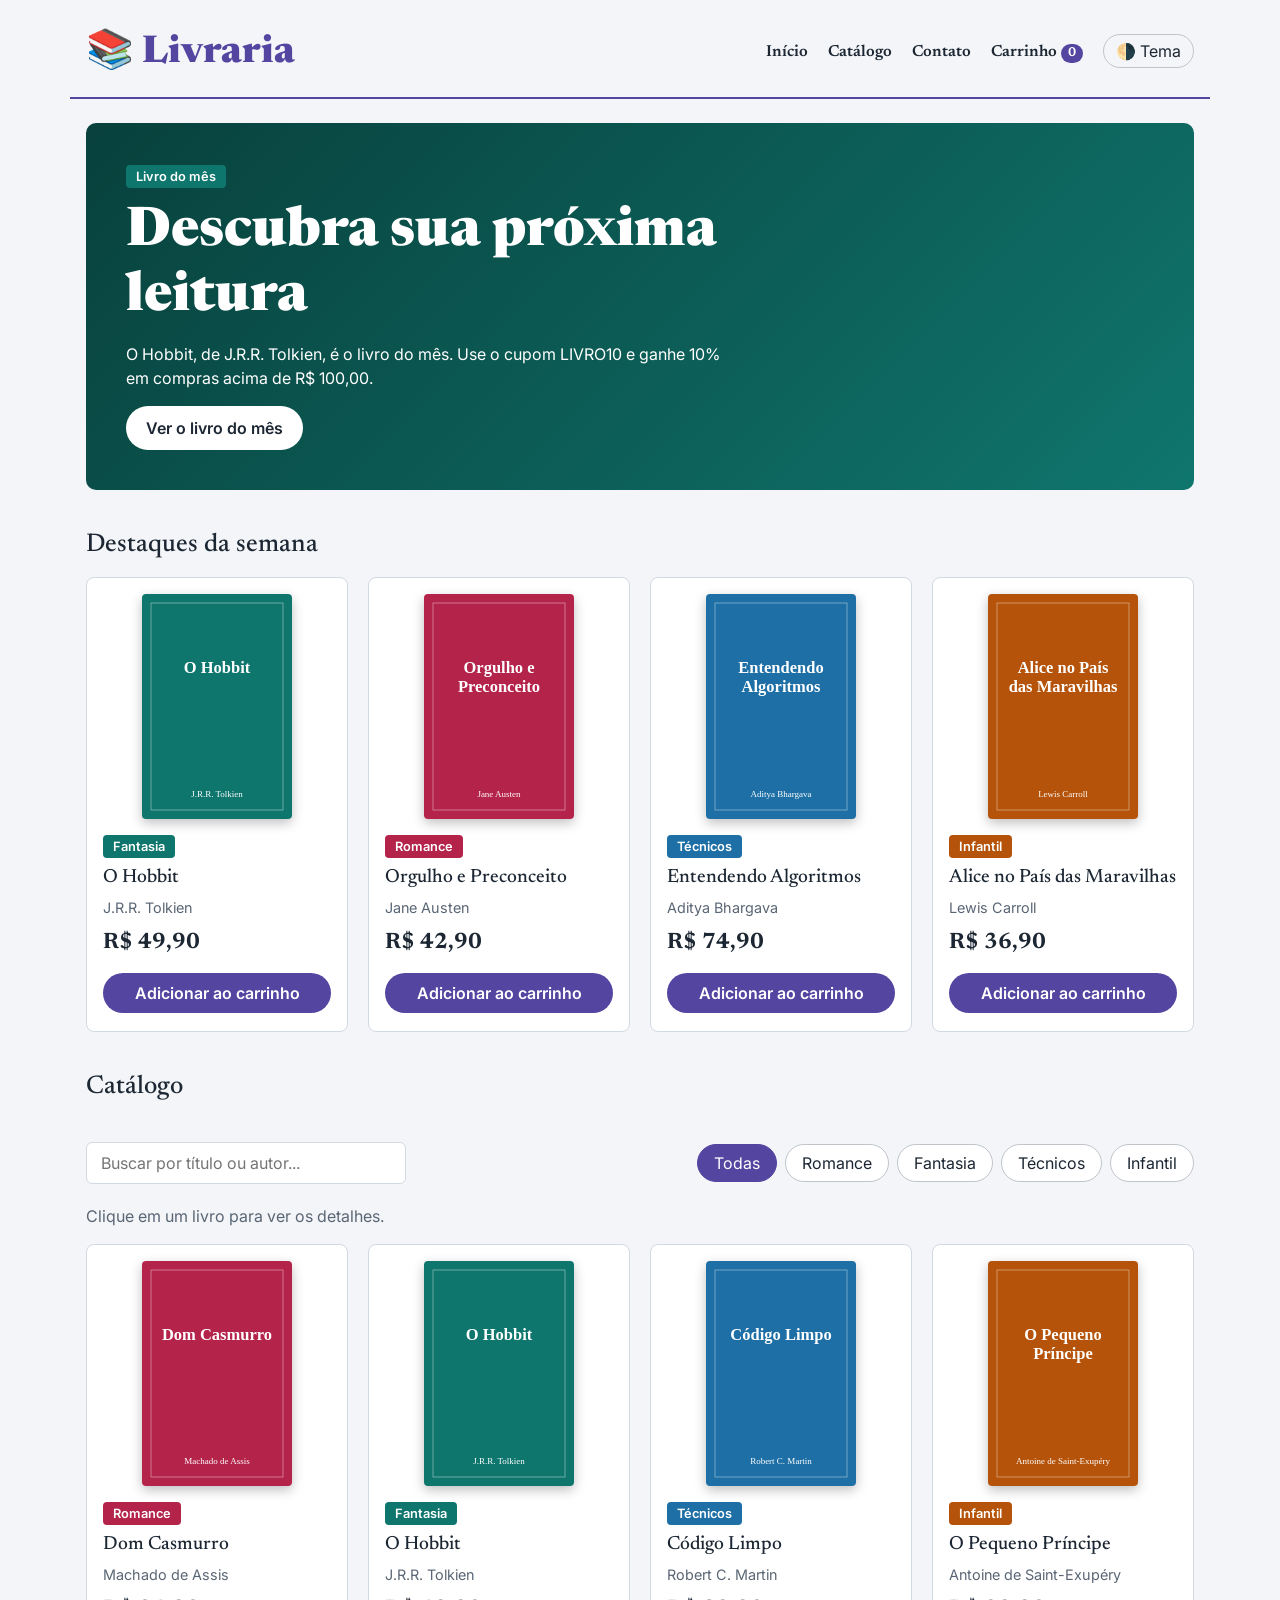
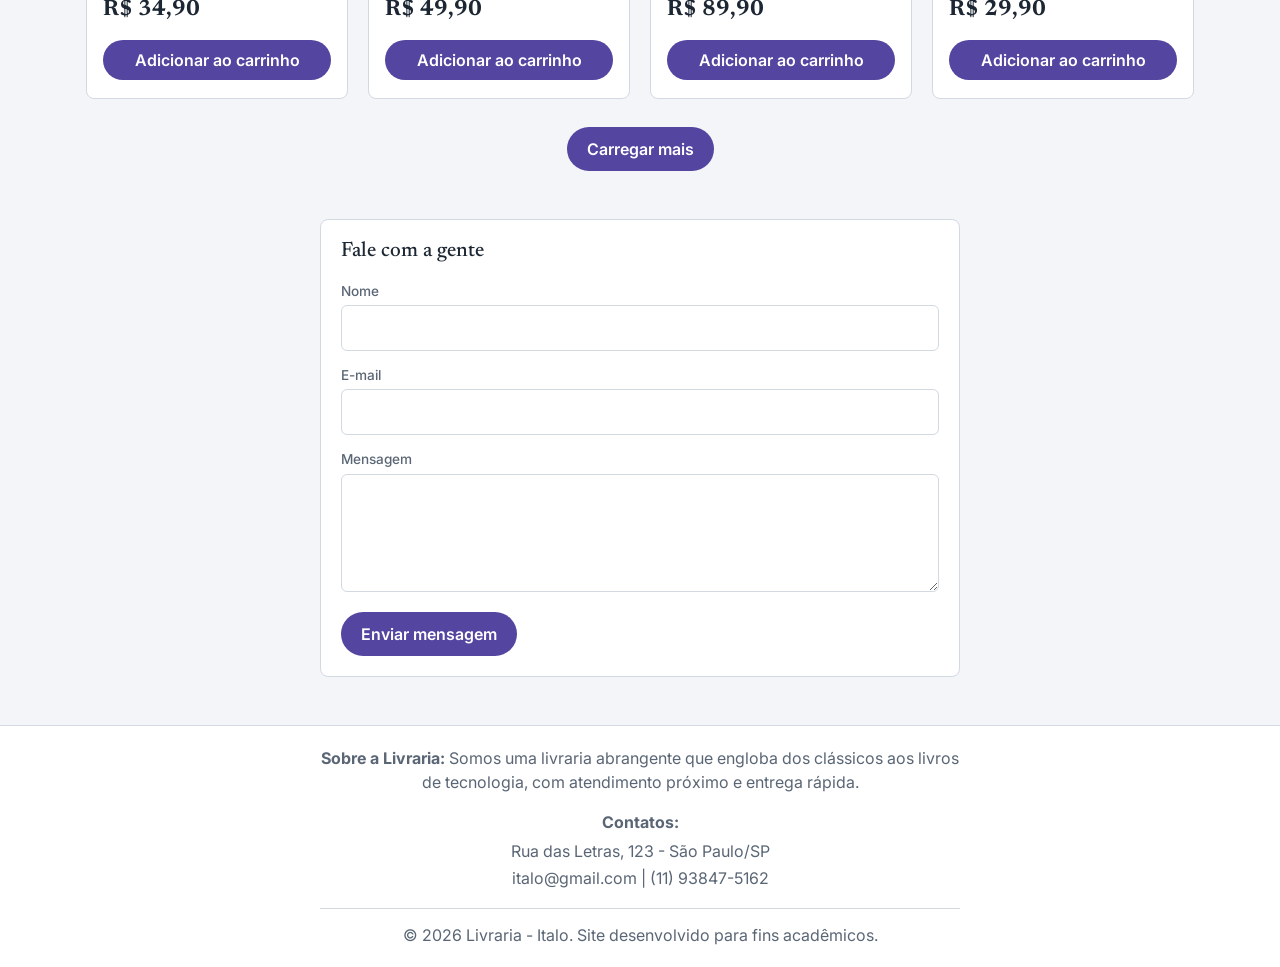
<file: html/index.html>
<!DOCTYPE html>
<html lang="pt-BR">

<head>
    <meta charset="UTF-8">
    <meta name="viewport" content="width=device-width, initial-scale=1">
    <title>Inicial - Livraria</title>
    <link href="../css/style.css" rel="stylesheet">
    <link rel="preconnect" href="https://fonts.googleapis.com">
    <link rel="preconnect" href="https://fonts.gstatic.com" crossorigin>
    <link href="https://fonts.googleapis.com/css2?family=Inter:wght@400;500;600&family=Newsreader:ital,opsz,wght@0,6..72,400..800;1,6..72,400..800&display=swap" rel="stylesheet">
</head>

<body>
    <header class="masthead">
        <div class="logo"><a href="index.html">📚 Livraria</a></div>
        <button type="button" id="botaoMenu" class="botao-menu" aria-expanded="false" aria-controls="menuPrincipal" aria-label="Abrir menu">☰</button>
        <nav id="menuPrincipal" aria-label="Principal">
            <ul>
                <li><a href="index.html">Início</a></li>
                <li><a href="index.html#catalogo">Catálogo</a></li>
                <li><a href="index.html#contato">Contato</a></li>
                <li><a href="carrinho.html">Carrinho <span class="contador" id="contadorCarrinho">0</span></a></li>
                <li><button type="button" id="botaoTema" class="botao-tema">🌗 Tema</button></li>
            </ul>
        </nav>
    </header>

    <main>
        <section id="hero" class="cat-fantasia" aria-labelledby="tituloHero">
            <div class="hero-conteudo">
                <span class="tag">Livro do mês</span>
                <h1 id="tituloHero">Descubra sua próxima leitura</h1>
                <p>O Hobbit, de J.R.R. Tolkien, é o livro do mês. Use o cupom LIVRO10 e ganhe 10% em compras acima de R$ 100,00.</p>
                <button type="button" id="botaoDestaque" class="botao-principal">Ver o livro do mês</button>
            </div>
        </section>

        <section aria-labelledby="tituloVitrine">
            <h2 id="tituloVitrine" class="secao-titulo">Destaques da semana</h2>
            <div id="vitrine"></div>
        </section>

        <section id="catalogo" aria-labelledby="tituloCatalogo">
            <h2 id="tituloCatalogo" class="secao-titulo">Catálogo</h2>
            <div id="catalogo-header">
                <label for="busca-nome" class="visually-hidden">Buscar por título ou autor</label>
                <input type="search" id="busca-nome" placeholder="Buscar por título ou autor...">
                <div class="filtros" role="group" aria-label="Filtrar por categoria">
                    <button type="button" class="filtro ativo" data-filtro="todas">Todas</button>
                    <button type="button" class="filtro cat-romance" data-filtro="Romance">Romance</button>
                    <button type="button" class="filtro cat-fantasia" data-filtro="Fantasia">Fantasia</button>
                    <button type="button" class="filtro cat-tecnicos" data-filtro="Técnicos">Técnicos</button>
                    <button type="button" class="filtro cat-infantil" data-filtro="Infantil">Infantil</button>
                </div>
            </div>
            <p class="dica">Clique em um livro para ver os detalhes.</p>
            <div id="lista-livros" aria-live="polite"></div>
            <p id="sem-resultado" hidden>Nenhum livro encontrado. Tente outro título, autor ou categoria.</p>
            <div class="centro"><button type="button" id="botaoMais" class="botao-principal">Carregar mais</button></div>
        </section>

        <section id="contato" class="painel contato" aria-labelledby="tituloContato">
            <h2 id="tituloContato">Fale com a gente</h2>
            <p id="msgContato" role="status" hidden></p>
            <form id="formContato" novalidate>
                <div class="campo">
                    <label for="contatoNome">Nome</label>
                    <input type="text" id="contatoNome" name="nome" autocomplete="name">
                </div>
                <div class="campo">
                    <label for="contatoEmail">E-mail</label>
                    <input type="email" id="contatoEmail" name="email" autocomplete="email">
                </div>
                <div class="campo">
                    <label for="contatoMensagem">Mensagem</label>
                    <textarea id="contatoMensagem" name="mensagem" rows="4"></textarea>
                </div>
                <button type="submit" class="botao-principal">Enviar mensagem</button>
            </form>
        </section>
    </main>

    <dialog id="modalLivro" aria-labelledby="tituloLivro">
        <button type="button" id="fecharLivro" class="fechar" aria-label="Fechar detalhes">✕</button>
        <div id="detalheLivro"></div>
    </dialog>

    <div id="toast" class="toast" role="status" aria-live="polite" hidden></div>

    <footer class="rodape">
        <p class="sobre"><strong>Sobre a Livraria:</strong> Somos uma livraria abrangente que engloba dos clássicos aos livros de tecnologia, com atendimento próximo e entrega rápida.</p>
        <p class="contatos"><strong>Contatos:</strong></p>
        <address>Rua das Letras, 123 - São Paulo/SP<br>italo@gmail.com | (11) 93847-5162</address>
        <p class="copy">&copy; 2026 Livraria - Italo. Site desenvolvido para fins acadêmicos.</p>
    </footer>

    <script src="../js/script.js"></script>
</body>

</html>
</file>
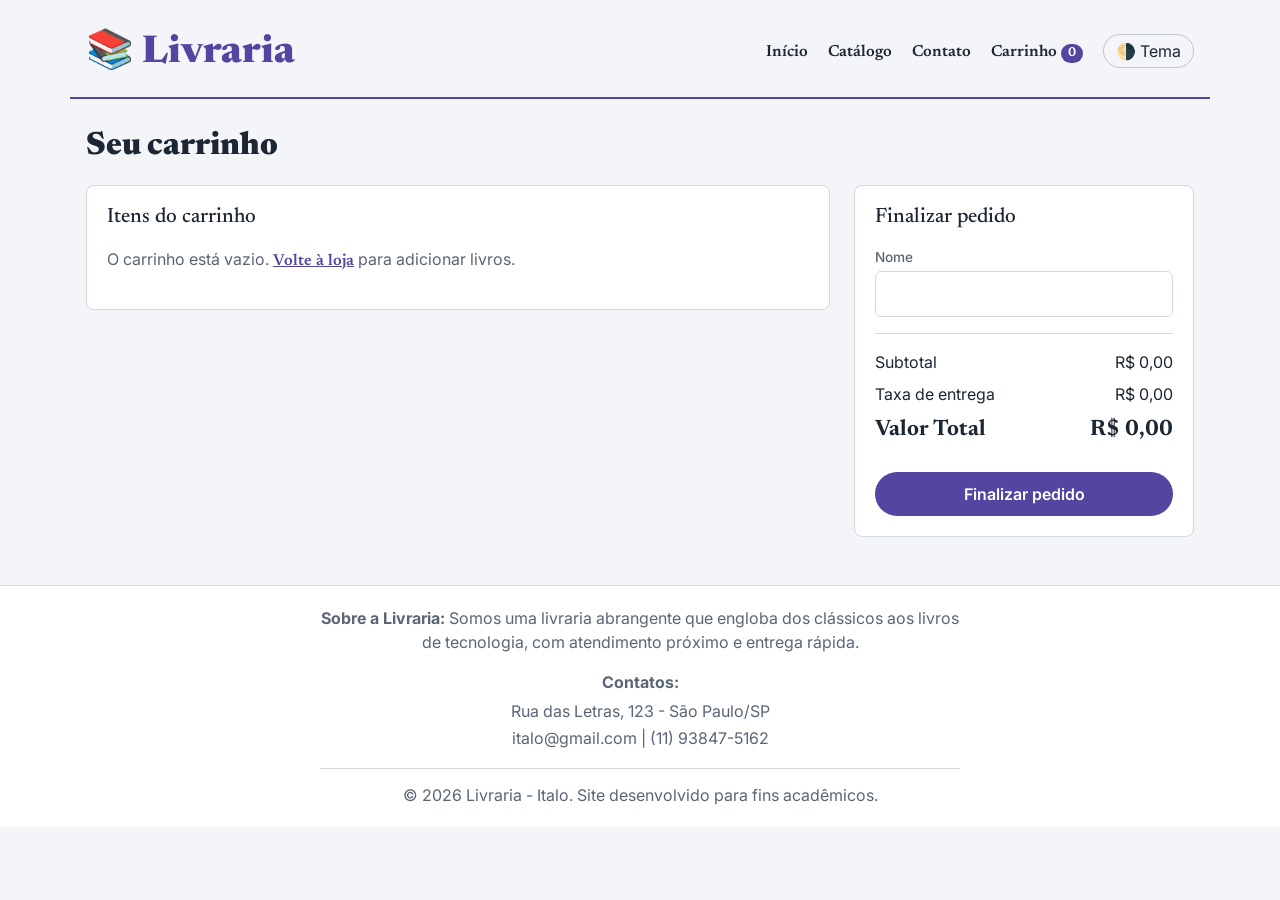
<file: html/carrinho.html>
<!DOCTYPE html>
<html lang="pt-BR">

<head>
    <meta charset="UTF-8">
    <meta name="viewport" content="width=device-width, initial-scale=1">
    <title>Carrinho - Livraria</title>
    <link href="../css/style.css" rel="stylesheet">
    <link rel="preconnect" href="https://fonts.googleapis.com">
    <link rel="preconnect" href="https://fonts.gstatic.com" crossorigin>
    <link href="https://fonts.googleapis.com/css2?family=Inter:wght@400;500;600&family=Newsreader:ital,opsz,wght@0,6..72,400..800;1,6..72,400..800&display=swap" rel="stylesheet">
</head>

<body>
    <header class="masthead">
        <div class="logo"><a href="index.html">📚 Livraria</a></div>
        <button type="button" id="botaoMenu" class="botao-menu" aria-expanded="false" aria-controls="menuPrincipal" aria-label="Abrir menu">☰</button>
        <nav id="menuPrincipal" aria-label="Principal">
            <ul>
                <li><a href="index.html">Início</a></li>
                <li><a href="index.html#catalogo">Catálogo</a></li>
                <li><a href="index.html#contato">Contato</a></li>
                <li><a href="carrinho.html" aria-current="page">Carrinho <span class="contador" id="contadorCarrinho">0</span></a></li>
                <li><button type="button" id="botaoTema" class="botao-tema">🌗 Tema</button></li>
            </ul>
        </nav>
    </header>

    <main>
        <h1 class="titulo-pagina">Seu carrinho</h1>

        <div class="carrinho-layout">
            <section class="painel" aria-labelledby="tituloItens">
                <h2 id="tituloItens">Itens do carrinho</h2>

                <div id="areaCarrinho">
                    <div class="tabela-wrap">
                        <table class="tabela-carrinho">
                            <thead>
                                <tr>
                                    <th><span class="visually-hidden">Imagem</span></th>
                                    <th>Livro</th>
                                    <th>Quantidade</th>
                                    <th>Subtotal</th>
                                    <th>Ações</th>
                                </tr>
                            </thead>
                            <tbody id="listaCarrinho"></tbody>
                        </table>
                    </div>

                    <form id="formCupom" class="cupom" novalidate>
                        <label for="codigoCupom">Cupom de desconto <small>(LIVRO10: 10% em compras acima de R$ 100,00)</small></label>
                        <div class="cupom-campos">
                            <input type="text" id="codigoCupom" placeholder="Digite o cupom" autocomplete="off">
                            <button type="submit" class="botao-principal">Aplicar</button>
                        </div>
                        <p id="msgCupom" hidden></p>
                    </form>
                </div>

                <p id="vazioCarrinho" hidden>O carrinho está vazio. <a href="index.html">Volte à loja</a> para adicionar livros.</p>
            </section>

            <aside class="painel">
                <h2>Finalizar pedido</h2>
                <div id="erroPedido" class="alerta" role="alert" hidden></div>
                <form id="formPedido" novalidate>
                    <div class="campo">
                        <label for="nomeCliente">Nome</label>
                        <input type="text" id="nomeCliente" autocomplete="name">
                    </div>
                    <hr>
                    <div class="linha"><span>Subtotal</span><span id="subtotal">R$ 0,00</span></div>
                    <div class="linha" id="linhaDesconto" hidden><span>Desconto (cupom)</span><span id="desconto"></span></div>
                    <div class="linha"><span>Taxa de entrega</span><span id="taxaEntrega">R$ 0,00</span></div>
                    <div class="linha total"><span>Valor Total</span><span id="valorTotal">R$ 0,00</span></div>
                    <button type="submit" class="botao-principal largo">Finalizar pedido</button>
                </form>
            </aside>
        </div>
    </main>

    <dialog id="modalPedido" aria-labelledby="tituloModal">
        <h2 id="tituloModal">Pedido realizado</h2>
        <div id="resumoPedido"></div>
        <button type="button" class="botao-principal" id="botaoFechar">Fechar</button>
    </dialog>

    <footer class="rodape">
        <p class="sobre"><strong>Sobre a Livraria:</strong> Somos uma livraria abrangente que engloba dos clássicos aos livros de tecnologia, com atendimento próximo e entrega rápida.</p>
        <p class="contatos"><strong>Contatos:</strong></p>
        <address>Rua das Letras, 123 - São Paulo/SP<br>italo@gmail.com | (11) 93847-5162</address>
        <p class="copy">&copy; 2026 Livraria - Italo. Site desenvolvido para fins acadêmicos.</p>
    </footer>

    <script src="../js/script.js"></script>
</body>

</html>
</file>
<file: css/style.css>
:root {
    --cor-primaria: #5345a0;
    --cor-primaria-hover: #4e3591;
    --cor-prata: #c0c4c9;
    --cor-fundo: #F3F5F8;
    --cor-texto: #1c2733;
    --cor-texto-claro: #5a6675;
    --cor-branco: #FFFFFF;
    --cor-borda: #D3D9E1;
    --cor-hero: #330f47;
    --cor-romance: #b4234a;
    --cor-fantasia: #0f766e;
    --cor-tecnicos: #1d6fa5;
    --cor-infantil: #b45309;
    --fonte-titulos: 'Newsreader', serif;
    --fonte-texto: 'Inter', sans-serif;
}

/* modo escuro */
body.dark-mode {
    --cor-fundo: #121212;
    --cor-texto: #E0E0E0;
    --cor-texto-claro: #AAAAAA;
    --cor-branco: #1E1E1E;
    --cor-borda: #333333;
    --cor-prata: #8f9aa8;
    --cor-hero: #330e42;
}

body.dark-mode #hero,
body.dark-mode #hero h1,
body.dark-mode #hero p {
    color: #FFFFFF;
}

/* base */
body { background: var(--cor-fundo); color: var(--cor-texto); font-family: var(--fonte-texto); }
main, .masthead { max-width: 1140px; margin: 0 auto; padding: 0 16px; }
h1, h2, h3, h4, h5, a { font-family: var(--fonte-titulos); }
button, input { transition: .15s; }
button { cursor: pointer; }
input:hover { box-shadow: 0 0 0 3px var(--cor-prata); }
*, *::before, *::after { box-sizing: border-box; }
body { margin: 0; line-height: 1.5; }
h1, h2, h3, h4, h5 { font-weight: 500; line-height: 1.2; }
h1 { font-size: 2rem; }
h3 { font-size: 1.5rem; }
h5 { font-size: 1.15rem; }
img { max-width: 100%; vertical-align: middle; }
button, input { font-family: inherit; font-size: inherit; line-height: inherit; margin: 0; }
[hidden] { display: none !important; }
:focus-visible { outline: 3px solid var(--cor-primaria); outline-offset: 2px; }
.visually-hidden { position: absolute; width: 1px; height: 1px; overflow: hidden; clip: rect(0 0 0 0); white-space: nowrap; }

/* cor por assunto */
.cat-romance { --cat: var(--cor-romance); }
.cat-fantasia { --cat: var(--cor-fantasia); }
.cat-tecnicos { --cat: var(--cor-tecnicos); }
.cat-infantil { --cat: var(--cor-infantil); }
.tag { display: inline-block; padding: 2px 10px; border-radius: 4px; background: var(--cat); color: #fff; font-size: .8rem; font-weight: 600; }

.masthead { display: flex; flex-wrap: wrap; align-items: center; justify-content: space-between; gap: 12px; padding-top: 20px; padding-bottom: 14px; border-bottom: 2px solid var(--cor-primaria); }
.logo { margin: 0; font-size: 2.4rem; font-weight: 800; color: var(--cor-primaria); }
.masthead ul { display: flex; flex-wrap: wrap; align-items: center; gap: 20px; list-style: none; margin: 0; padding: 0; color: var(--cor-texto-claro); }

/* botões */
.botao-tema { background: none; border: 1px solid var(--cor-prata); color: var(--cor-texto); border-radius: 50px; padding: 4px 12px; }
.botao-principal { background: var(--cor-primaria); color: #fff; border: 0; border-radius: 50px; padding: 10px 20px; font-weight: 600; }
.botao-tema:hover, .botao-principal:hover { background: var(--cor-primaria-hover); color: #fff; }

/* hero e destaques */
#hero { display: flex; align-items: flex-end; min-height: 340px; margin-top: 24px; padding: 40px; border-radius: 10px; color: #fff; background: linear-gradient(135deg, color-mix(in srgb, var(--cat) 55%, #000), var(--cat)); }
.hero-conteudo { max-width: 620px; }
#hero h1 { margin: 12px 0; font-size: clamp(2rem, 5vw, 3.4rem); font-weight: 800; }
#hero p { margin: 0; }

/* busca e filtros */
#catalogo-header { display: flex; flex-wrap: wrap; justify-content: space-between; align-items: center; gap: 12px; margin: 40px 0 20px; }
#busca-nome { flex: 1 1 220px; max-width: 320px; padding: 8px 14px; border: 1px solid var(--cor-borda); border-radius: 6px; background: var(--cor-branco); color: var(--cor-texto); }
.filtros { display: flex; flex-wrap: wrap; gap: 8px; }
.filtro { background: var(--cor-branco); color: var(--cor-texto); border: 1px solid var(--cor-prata); border-radius: 20px; padding: 6px 16px; }
.filtro:hover, .filtro.ativo { background: var(--cat, var(--cor-primaria)); border-color: var(--cat, var(--cor-primaria)); color: #fff; }

/* cards */
#lista-livros, #vitrine { display: grid; grid-template-columns: repeat(auto-fill, minmax(220px, 1fr)); gap: 20px; }
.bloco-produto { background: var(--cor-branco); border: 1px solid var(--cor-borda); border-radius: 8px; overflow: hidden; }

.corpo { padding: 14px 16px 18px; }
.corpo h3 { margin: 8px 0; }
.corpo p { margin: 0; color: var(--cor-texto-claro); }
.centro { text-align: center; margin: 28px 0; }
#sem-resultado { text-align: center; color: var(--cor-texto-claro); }
.dica { margin: 0 0 16px; color: var(--cor-texto-claro); }
.bloco-produto { cursor: pointer; transition: transform .15s, box-shadow .15s; }
.bloco-produto:hover { transform: translateY(-4px); box-shadow: 0 8px 20px rgba(0, 0, 0, .15); }
.corpo h3 { font-size: 1.2rem; }
.corpo .nota { margin-top: 6px; color: #b45309; font-size: .9rem; }
body.dark-mode .corpo .nota { color: #fbbf24; }
.corpo .preco { margin: 8px 0 0; font-family: var(--fonte-titulos); font-size: 1.4rem; font-weight: 700; color: var(--cor-texto); }

/*menu*/
.masthead a { color: var(--cor-texto); text-decoration: none; font-weight: 600; }
.masthead a:hover { color: var(--cor-primaria); }
.masthead .logo a { color: inherit; font-weight: inherit; }
.contador { display: inline-block; min-width: 22px; padding: 0 7px; border-radius: 50px; background: var(--cor-primaria); color: #fff; font-size: .8rem; text-align: center; }


/*aviso*/
.toast { position: fixed; left: 50%; bottom: 24px; z-index: 10; transform: translateX(-50%); max-width: calc(100% - 32px); padding: 12px 22px; border-radius: 50px; background: var(--cor-hero); color: #fff; box-shadow: 0 6px 20px rgba(0, 0, 0, .3); }

/*carrinho*/
.titulo-pagina { margin: 28px 0 0; font-size: 2rem; font-weight: 800; }
.carrinho-layout { display: grid; grid-template-columns: 1fr 340px; gap: 24px; align-items: start; margin: 20px 0 48px; }
.painel { background: var(--cor-branco); border: 1px solid var(--cor-borda); border-radius: 8px; padding: 20px; }
.painel h2 { margin: 0 0 16px; font-size: 1.3rem; }
.painel hr { border: 0; border-top: 1px solid var(--cor-borda); margin: 16px 0; }
.tabela-wrap { overflow-x: auto; }
.tabela-carrinho { width: 100%; border-collapse: collapse; }
.tabela-carrinho th { text-align: left; padding: 8px; font-size: .78rem; text-transform: uppercase; letter-spacing: .08em; color: var(--cor-texto-claro); border-bottom: 2px solid var(--cor-primaria); }
.tabela-carrinho td { padding: 12px 8px; border-bottom: 1px dashed var(--cor-borda); vertical-align: middle; }
.tabela-carrinho tbody tr:hover { background: rgba(83, 69, 160, .08); }
.miniatura { display: block; width: 48px; height: 72px; border-radius: 4px; }
.preco-unit { color: var(--cor-texto-claro); font-size: .85rem; }
.qtd-badge { display: inline-block; min-width: 28px; text-align: center; font-weight: 600; }
.btn-qtd { width: 32px; height: 32px; border: 1px solid var(--cor-prata); border-radius: 6px; background: var(--cor-branco); color: var(--cor-texto); font-size: 1.1rem; line-height: 1; }
.btn-qtd:hover:not(:disabled) { background: var(--cor-primaria); border-color: var(--cor-primaria); color: #fff; }
.btn-qtd:disabled { opacity: .4; cursor: not-allowed; }
.btn-remover { background: none; border: 0; color: #c01616; text-decoration: underline; }
.btn-remover:hover { text-decoration: none; }
body.dark-mode .btn-remover { color: #ff8a8a; }
#vazioCarrinho { color: var(--cor-texto-claro); }
#vazioCarrinho a { color: var(--cor-primaria); font-weight: 600; }
body.dark-mode #vazioCarrinho a { color: #b9aef5; }

/*cupom*/
.cupom { margin-top: 20px; }
.cupom label { display: block; margin-bottom: 6px; font-weight: 500; }
.cupom label small { color: var(--cor-texto-claro); font-weight: 400; }
.cupom-campos { display: flex; gap: 8px; }
.cupom-campos input { flex: 1; text-transform: uppercase; }
.msg-ok { color: #047857; }
.msg-erro { color: #c01616; }
body.dark-mode .msg-ok { color: #6ee7b7; }
body.dark-mode .msg-erro { color: #ff8a8a; }
#msgCupom { margin: 8px 0 0; }

/*formulário e resumo*/
.campo { margin-bottom: 14px; }
.campo label { display: block; margin-bottom: 4px; font-size: .85rem; font-weight: 500; color: var(--cor-texto-claro); }
.campo input, .cupom-campos input { padding: 10px 14px; border: 1px solid var(--cor-borda); border-radius: 6px; background: var(--cor-branco); color: var(--cor-texto); }
.campo input { width: 100%; }
.campo input:focus, .cupom-campos input:focus { border-color: var(--cor-primaria); }
.linha { display: flex; justify-content: space-between; margin: 8px 0; }
.linha.total { font-family: var(--fonte-titulos); font-size: 1.4rem; font-weight: 700; }
#linhaDesconto { color: #047857; }
body.dark-mode #linhaDesconto { color: #6ee7b7; }
.aviso { color: var(--cor-texto-claro); font-size: .8rem; }
.largo { width: 100%; margin-top: 16px; }
.alerta { margin-bottom: 12px; padding: 10px 14px; border: 1px solid #f5b5b5; border-radius: 6px; background: #fde8e8; color: #9b1c1c; }
body.dark-mode .alerta { background: #3b1818; border-color: #7a2a2a; color: #ffb4b4; }

/*resumo do pedido*/
dialog { width: calc(100% - 32px); max-width: 420px; padding: 24px; border: 1px solid var(--cor-borda); border-radius: 10px; background: var(--cor-branco); color: var(--cor-texto); }
dialog::backdrop { background: rgba(0, 0, 0, .55); }
dialog h2 { margin: 0 0 12px; font-size: 1.4rem; }
dialog ul { padding-left: 20px; }
.total-resumo { font-family: var(--fonte-titulos); font-size: 1.3rem; font-weight: 700; color: var(--cor-primaria); }
body.dark-mode .total-resumo { color: #b9aef5; }

/*responsivo*/
@media (max-width: 768px) {
    
    .logo { font-size: 1.9rem; }
    #hero { min-height: 260px; padding: 24px; }
}
@media (max-width: 800px) { .carrinho-layout { grid-template-columns: 1fr; } }

/*livraria*/
html { scroll-behavior: smooth; }
section[id] { scroll-margin-top: 16px; }
h2 { font-size: 1.6rem; }
.secao-titulo { margin: 40px 0 16px; }
body.dark-mode .logo, body.dark-mode .masthead a:hover { color: #b9aef5; }
#hero .botao-principal { margin-top: 16px; background: #fff; color: #1c2733; }
#hero .botao-principal:hover { background: var(--cor-prata); color: #1c2733; }
.botao-menu { display: none; background: none; border: 1px solid var(--cor-prata); border-radius: 6px; padding: 2px 12px; color: var(--cor-texto); font-size: 1.4rem; }
.capa { display: block; width: 70%; max-width: 150px; aspect-ratio: 2 / 3; margin: 16px auto 0; border-radius: 4px; box-shadow: 0 4px 12px rgba(0, 0, 0, .25); }
.corpo .autor { font-size: .9rem; }
.btn-add { width: 100%; margin-top: 12px; padding: 8px 16px; }

/*detalhes do livro*/
#modalLivro { max-width: 460px; text-align: center; }
dialog[open] { animation: abrir .2s ease; }
@keyframes abrir { from { opacity: 0; transform: scale(.96); } }
.fechar { position: sticky; top: 0; z-index: 1; display: block; width: 36px; height: 36px; margin: -8px -8px 0 auto; border: 1px solid var(--cor-prata); border-radius: 50%; background: var(--cor-branco); color: var(--cor-texto); line-height: 1; }
.fechar:hover { background: var(--cor-primaria); border-color: var(--cor-primaria); color: #fff; }
.capa-grande { width: 200px; aspect-ratio: 2 / 3; margin: 0 auto 14px; border-radius: 4px; box-shadow: 0 8px 24px rgba(0, 0, 0, .3); }
#modalLivro h2 { margin: 10px 0 0; font-size: 1.6rem; }
.ficha { list-style: none; margin: 12px 0; padding: 0; text-align: left; }
.ficha li { padding: 6px 0; border-bottom: 1px dashed var(--cor-borda); }
.sinopse { text-align: left; color: var(--cor-texto-claro); }
.acoes-modal { display: flex; flex-wrap: wrap; align-items: center; justify-content: center; gap: 12px; margin-top: 16px; }
.botao-link { background: none; border: 0; color: var(--cor-primaria); font-weight: 600; text-decoration: underline; }
body.dark-mode .botao-link { color: #b9aef5; }

/*contato e rodapé*/
.contato { max-width: 640px; margin: 48px auto; }
.campo textarea { width: 100%; padding: 10px 14px; border: 1px solid var(--cor-borda); border-radius: 6px; background: var(--cor-branco); color: var(--cor-texto); font: inherit; resize: vertical; }
.campo textarea:focus { border-color: var(--cor-primaria); }
#msgContato { margin: 0 0 12px; font-weight: 500; }
.rodape { text-align: center; padding: 20px; background: var(--cor-branco); border-top: 1px solid var(--cor-borda); color: var(--cor-texto-claro); }
.rodape p { margin: 0; }
.rodape .sobre { max-width: 640px; margin: 0 auto 16px; }
.rodape address { margin: 4px 0 16px; font-style: normal; line-height: 1.7; }
.rodape .copy { max-width: 640px; margin: 0 auto; padding-top: 14px; border-top: 1px solid var(--cor-borda); }

/*responsivo*/
@media (min-width: 1200px) { #lista-livros, #vitrine { grid-template-columns: repeat(4, 1fr); } }
@media (max-width: 768px) {
    .botao-menu { display: block; }
    #menuPrincipal { display: none; flex-basis: 100%; }
    #menuPrincipal.aberto { display: block; }
    .masthead ul { flex-direction: column; align-items: flex-start; gap: 12px; }
}
@media (max-width: 576px) {
    .logo { font-size: 1.5rem; }
    #lista-livros, #vitrine { grid-template-columns: repeat(2, 1fr); gap: 12px; }
    .corpo { padding: 10px 10px 14px; }
    .corpo h3 { font-size: 1rem; }
    .btn-add { padding: 8px; font-size: .85rem; }
}
@media (prefers-reduced-motion: reduce) {
    html { scroll-behavior: auto; }
    *, dialog[open] { transition: none !important; animation: none !important; }
}
</file>
